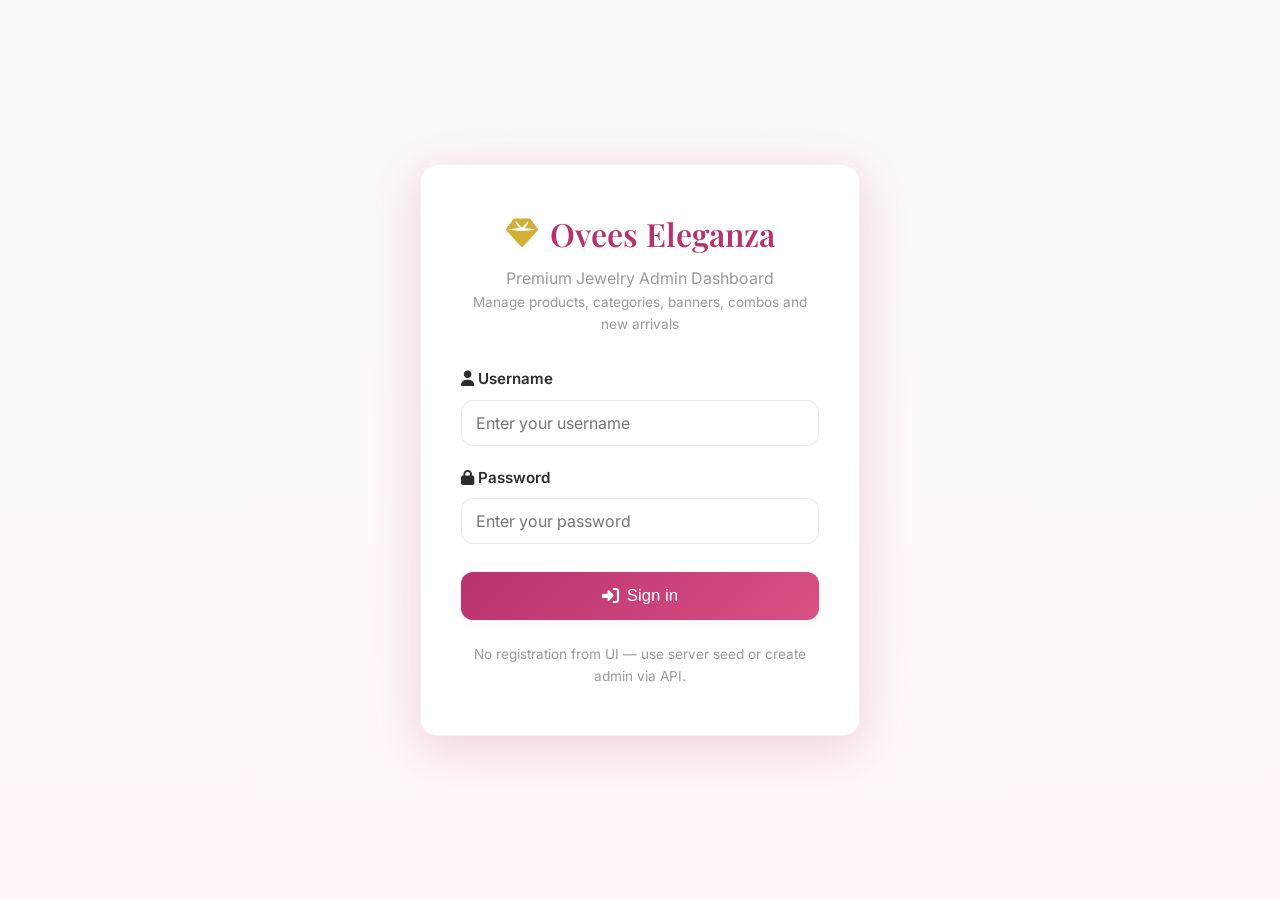
<file: templates/admin/login.html>
<!doctype html>
<html lang="en">
<head>
  <meta charset="utf-8" />
  <meta name="viewport" content="width=device-width,initial-scale=1" />
   <link rel="icon" href="/static/img/favicon.svg" type="image/svg+xml">
  <title>Ovees Eleganza Admin - Login</title>
  <link rel="stylesheet" href="/static/css/admin.css">
  <link rel="stylesheet" href="/static/css/admin_responsive.css?v=1">
  <link rel="stylesheet" href="https://cdnjs.cloudflare.com/ajax/libs/font-awesome/6.4.0/css/all.min.css">
</head>
<body class="auth-page">
  <main class="auth-card">
    <h1>
      <i class="fas fa-gem"></i>
      Ovees Eleganza
    </h1>
    <p class="muted">Premium Jewelry Admin Dashboard</p>
    <p class="muted small">Manage products, categories, banners, combos and new arrivals</p>

    <form id="loginForm">
      <div class="form-group">
        <label><i class="fas fa-user"></i> Username</label>
        <input type="text" name="username" required placeholder="Enter your username" />
      </div>
      <div class="form-group">
        <label><i class="fas fa-lock"></i> Password</label>
        <input type="password" name="password" required placeholder="Enter your password" />
      </div>
      <button type="submit" class="btn btn-primary">
        <i class="fas fa-sign-in-alt"></i> Sign in
      </button>
    </form>

    <p class="muted small mt-3">No registration from UI — use server seed or create admin via API.</p>
  </main>

  <script src="/static/js/admin_auth.js"></script>
</body>
</html>
</file>
<file: static/css/admin.css>
/* Modern Mobile-First Responsive Admin CSS for Ovees Eleganza Jewelry Admin */
@import url('https://fonts.googleapis.com/css2?family=Playfair+Display:wght@400;500;600;700&family=Inter:wght@300;400;500;600;700&display=swap');

:root {
  /* Elegant Jewelry Theme Colors */
  --primary: #b8326c;
  --primary-dark: #8b2451;
  --primary-light: #d95084;
  --secondary: #f6c9d9;
  --accent: #ffd700;
  --gold: #d4af37;
  --rose-gold: #b76e79;
  
  /* Neutrals */
  --bg: #faf8f9;
  --surface: #ffffff;
  --surface-2: #fff7f9;
  --text-primary: #2d2d2d;
  --text-secondary: #666666;
  --text-muted: #999999;
  --border: #e8e8e8;
  --border-light: #f0f0f0;
  
  /* Effects */
  --shadow-sm: 0 2px 8px rgba(184, 50, 108, 0.08);
  --shadow-md: 0 4px 16px rgba(184, 50, 108, 0.12);
  --shadow-lg: 0 8px 32px rgba(184, 50, 108, 0.16);
  --shadow-xl: 0 12px 48px rgba(184, 50, 108, 0.2);
  --gradient-primary: linear-gradient(135deg, var(--primary) 0%, var(--primary-light) 100%);
  --gradient-gold: linear-gradient(135deg, var(--gold) 0%, #ffd700 100%);
  --gradient-bg: linear-gradient(180deg, #faf8f9 0%, #fff7f9 100%);
  
  /* Dimensions */
  --radius-sm: 8px;
  --radius-md: 12px;
  --radius-lg: 16px;
  --sidebar-width: 260px;
  --topbar-height: 70px;
  --max-width: 1400px;
  
  /* Transitions */
  --transition: all 0.3s cubic-bezier(0.4, 0, 0.2, 1);
}

* {
  box-sizing: border-box;
  margin: 0;
  padding: 0;
}

body {
  font-family: 'Inter', -apple-system, BlinkMacSystemFont, 'Segoe UI', Roboto, 'Helvetica Neue', Arial, sans-serif;
  background: var(--gradient-bg);
  color: var(--text-primary);
  line-height: 1.6;
  overflow-x: hidden;
}

h1, h2, h3, h4, h5, h6 {
  font-family: 'Playfair Display', serif;
  font-weight: 600;
  line-height: 1.3;
}

/* Topbar */
.topbar {
  position: fixed;
  top: 0;
  left: 0;
  right: 0;
  height: var(--topbar-height);
  background: var(--surface);
  border-bottom: 1px solid var(--border);
  display: flex;
  align-items: center;
  justify-content: space-between;
  padding: 0 24px;
  z-index: 100;
  box-shadow: var(--shadow-sm);
  backdrop-filter: blur(10px);
}

.topbar-title {
  font-family: 'Playfair Display', serif;
  font-size: 1.5rem;
  font-weight: 700;
  color: var(--primary);
  display: flex;
  align-items: center;
  gap: 12px;
}

.topbar-title i {
  color: var(--gold);
}

.menu-toggle {
  display: none;
  background: none;
  border: none;
  font-size: 1.5rem;
  color: var(--primary);
  cursor: pointer;
  padding: 8px;
  border-radius: var(--radius-sm);
  transition: var(--transition);
}

.menu-toggle:hover {
  background: var(--surface-2);
}

.topbar-actions {
  display: flex;
  align-items: center;
  gap: 16px;
}

.user-badge {
  display: flex;
  align-items: center;
  gap: 8px;
  padding: 8px 16px;
  background: var(--gradient-primary);
  color: white;
  border-radius: 50px;
  font-size: 0.9rem;
  font-weight: 500;
}

.user-badge i {
  font-size: 1rem;
}

/* Sidebar */
.sidebar {
  position: fixed;
  left: 0;
  top: var(--topbar-height);
  bottom: 0;
  width: var(--sidebar-width);
  background: var(--surface);
  border-right: 1px solid var(--border);
  padding: 24px 0;
  display: flex;
  flex-direction: column;
  z-index: 90;
  transition: var(--transition);
  overflow-y: auto;
}

.brand {
  font-family: 'Playfair Display', serif;
  font-size: 1.5rem;
  font-weight: 700;
  color: var(--primary);
  padding: 0 24px 24px;
  border-bottom: 1px solid var(--border-light);
  display: flex;
  align-items: center;
  gap: 12px;
}

.brand i {
  color: var(--gold);
  font-size: 1.8rem;
}

.sidebar nav {
  flex: 1;
  padding: 24px 16px;
  display: flex;
  flex-direction: column;
  gap: 8px;
}

.nav-item {
  display: flex;
  align-items: center;
  gap: 12px;
  padding: 14px 16px;
  border-radius: var(--radius-md);
  text-decoration: none;
  color: var(--text-secondary);
  font-weight: 500;
  transition: var(--transition);
  cursor: pointer;
}

.nav-item i {
  font-size: 1.2rem;
  width: 24px;
  text-align: center;
}

.nav-item:hover {
  background: var(--surface-2);
  color: var(--primary);
  transform: translateX(4px);
}

.nav-item.active {
  background: var(--gradient-primary);
  color: white;
  box-shadow: var(--shadow-md);
}

.nav-item.logout {
  margin-top: auto;
  color: #e74c3c;
}

.nav-item.logout:hover {
  background: rgba(231, 76, 60, 0.1);
  color: #c0392b;
}

/* Mobile Overlay */
.mobile-overlay {
  display: none;
  position: fixed;
  top: var(--topbar-height);
  left: 0;
  right: 0;
  bottom: 0;
  background: rgba(0, 0, 0, 0.5);
  backdrop-filter: blur(4px);
  z-index: 85;
  opacity: 0;
  transition: var(--transition);
}

.mobile-overlay.active {
  opacity: 1;
}

/* Main Content */
.content {
  margin-left: var(--sidebar-width);
  margin-top: var(--topbar-height);
  padding: 32px;
  min-height: calc(100vh - var(--topbar-height));
  max-width: var(--max-width);
}

.panel {
  display: none;
  animation: fadeIn 0.4s ease;
}

.panel.active {
  display: block;
}

@keyframes fadeIn {
  from {
    opacity: 0;
    transform: translateY(10px);
  }
  to {
    opacity: 1;
    transform: translateY(0);
  }
}

.panel-header {
  display: flex;
  justify-content: space-between;
  align-items: center;
  margin-bottom: 32px;
  flex-wrap: wrap;
  gap: 16px;
}

.panel-header h2 {
  font-size: 2rem;
  color: var(--primary);
  display: flex;
  align-items: center;
  gap: 12px;
}

.panel-header h2 i {
  color: var(--gold);
}

/* Stats Grid */
.stats-grid {
  display: grid;
  grid-template-columns: repeat(auto-fit, minmax(240px, 1fr));
  gap: 24px;
  margin-bottom: 32px;
}

.stat-card {
  background: var(--surface);
  border-radius: var(--radius-lg);
  padding: 24px;
  box-shadow: var(--shadow-md);
  transition: var(--transition);
  border: 1px solid var(--border-light);
}

.stat-card:hover {
  transform: translateY(-4px);
  box-shadow: var(--shadow-lg);
}

.stat-card h3 {
  font-size: 2.5rem;
  color: var(--primary);
  margin-bottom: 8px;
  font-family: 'Inter', sans-serif;
  font-weight: 700;
}

.stat-card .muted {
  color: var(--text-secondary);
  font-size: 0.95rem;
  font-weight: 500;
}

/* Quick Actions */
.recent-activity {
  background: var(--surface);
  border-radius: var(--radius-lg);
  padding: 32px;
  box-shadow: var(--shadow-md);
  border: 1px solid var(--border-light);
}

.recent-activity h3 {
  font-size: 1.5rem;
  color: var(--primary);
  margin-bottom: 24px;
  display: flex;
  align-items: center;
  gap: 12px;
}

.quick-actions {
  display: grid;
  grid-template-columns: repeat(auto-fit, minmax(180px, 1fr));
  gap: 16px;
}

.action-card {
  background: var(--gradient-primary);
  color: white;
  border: none;
  border-radius: var(--radius-md);
  padding: 24px;
  display: flex;
  flex-direction: column;
  align-items: center;
  gap: 12px;
  cursor: pointer;
  transition: var(--transition);
  box-shadow: var(--shadow-sm);
  font-size: 1rem;
  font-weight: 600;
}

.action-card i {
  font-size: 2rem;
}

.action-card:hover {
  transform: translateY(-4px);
  box-shadow: var(--shadow-lg);
  background: var(--gradient-gold);
}

/* Search Bar */
.search-bar {
  position: relative;
  margin-bottom: 24px;
}

.search-bar i {
  position: absolute;
  left: 16px;
  top: 50%;
  transform: translateY(-50%);
  color: var(--text-muted);
  font-size: 1.1rem;
}

.search-bar input {
  width: 100%;
  padding: 14px 16px 14px 48px;
  border: 1px solid var(--border);
  border-radius: var(--radius-md);
  font-size: 1rem;
  background: var(--surface);
  transition: var(--transition);
}

.search-bar input:focus {
  outline: none;
  border-color: var(--primary);
  box-shadow: 0 0 0 3px rgba(184, 50, 108, 0.1);
}

/* Items Grid */
.items-grid {
  display: grid;
  grid-template-columns: repeat(auto-fill, minmax(320px, 1fr));
  gap: 24px;
}

.item-card {
  background: var(--surface);
  border-radius: var(--radius-lg);
  overflow: hidden;
  box-shadow: var(--shadow-md);
  transition: var(--transition);
  border: 1px solid var(--border-light);
  display: flex;
  flex-direction: column;
}

.item-card:hover {
  transform: translateY(-4px);
  box-shadow: var(--shadow-lg);
}

.item-image {
  width: 100%;
  height: 220px;
  object-fit: cover;
  background: var(--surface-2);
  display: block;
  flex-shrink: 0;
}

.item-content {
  padding: 20px;
  flex: 1;
  display: flex;
  flex-direction: column;
}

.item-title {
  font-size: 1.2rem;
  font-weight: 600;
  color: var(--text-primary);
  margin-bottom: 8px;
  overflow: hidden;
  text-overflow: ellipsis;
  display: -webkit-box;
  -webkit-line-clamp: 2;
  -webkit-box-orient: vertical;
  /* Add the non-prefixed property for broader compatibility where supported */
  line-clamp: 2;
}

.item-meta {
  color: var(--text-secondary);
  font-size: 0.9rem;
  margin-bottom: 16px;
  flex: 1;
  display: flex;
  flex-direction: column;
  gap: 4px;
}

.item-actions {
  display: flex;
  gap: 8px;
  flex-wrap: wrap;
  margin-top: auto;
}

/* Buttons */
.btn {
  padding: 10px 20px;
  border-radius: var(--radius-md);
  border: 1px solid var(--border);
  background: var(--surface);
  color: var(--text-primary);
  font-weight: 500;
  cursor: pointer;
  transition: var(--transition);
  display: inline-flex;
  align-items: center;
  gap: 8px;
  font-size: 0.95rem;
}

.btn:hover {
  background: var(--surface-2);
  transform: translateY(-2px);
}

.btn-primary {
  background: var(--gradient-primary);
  color: white;
  border: none;
  box-shadow: var(--shadow-sm);
}

.btn-primary:hover {
  box-shadow: var(--shadow-md);
  transform: translateY(-2px);
}

.btn-danger {
  background: #e74c3c;
  color: white;
  border: none;
}

.btn-danger:hover {
  background: #c0392b;
}

.btn-success {
  background: #27ae60;
  color: white;
  border: none;
}

.btn-success:hover {
  background: #229954;
}

/* Modal */
.modal-container {
  display: none;
  position: fixed;
  top: 0;
  left: 0;
  right: 0;
  bottom: 0;
  background: rgba(0, 0, 0, 0.6);
  backdrop-filter: blur(8px);
  z-index: 200;
  align-items: center;
  justify-content: center;
  padding: 20px;
  animation: fadeIn 0.3s ease;
}

.modal-container.active {
  display: flex;
}

.modal-content {
  background: var(--surface);
  border-radius: var(--radius-lg);
  max-width: 800px;
  width: 100%;
  max-height: 90vh;
  overflow: hidden;
  box-shadow: var(--shadow-xl);
  animation: slideUp 0.4s ease;
}

@keyframes slideUp {
  from {
    transform: translateY(50px);
    opacity: 0;
  }
  to {
    transform: translateY(0);
    opacity: 1;
  }
}

.modal-header {
  padding: 24px;
  border-bottom: 1px solid var(--border);
  display: flex;
  justify-content: space-between;
  align-items: center;
  background: var(--gradient-primary);
  color: white;
}

.modal-header h3 {
  font-size: 1.5rem;
  color: white;
  display: flex;
  align-items: center;
  gap: 12px;
}

.modal-close {
  background: none;
  border: none;
  color: white;
  font-size: 1.5rem;
  cursor: pointer;
  padding: 8px;
  border-radius: var(--radius-sm);
  transition: var(--transition);
}

.modal-close:hover {
  background: rgba(255, 255, 255, 0.2);
}

.modal-body {
  padding: 32px;
  overflow-y: auto;
  max-height: calc(90vh - 100px);
}

/* Form Styles */
.form-group {
  margin-bottom: 24px;
}

.form-group label {
  display: block;
  font-weight: 600;
  color: var(--text-primary);
  margin-bottom: 8px;
  font-size: 0.95rem;
}

.form-group input,
.form-group select,
.form-group textarea {
  width: 100%;
  padding: 12px 16px;
  border: 1px solid var(--border);
  border-radius: var(--radius-md);
  font-size: 1rem;
  font-family: inherit;
  background: var(--surface);
  transition: var(--transition);
}

.form-group input[type="file"] {
  padding: 10px;
  border: 2px dashed var(--border);
  background: var(--surface-2);
  cursor: pointer;
}

.form-group input[type="file"]:hover {
  border-color: var(--primary);
  background: var(--surface);
}

.form-group input:focus,
.form-group select:focus,
.form-group textarea:focus {
  outline: none;
  border-color: var(--primary);
  box-shadow: 0 0 0 3px rgba(184, 50, 108, 0.1);
}

.form-group textarea {
  resize: vertical;
  min-height: 100px;
}

.image-preview-container {
  display: grid;
  grid-template-columns: repeat(auto-fill, minmax(120px, 1fr));
  gap: 12px;
  margin-top: 12px;
}

.image-preview {
  position: relative;
  width: 100%;
  height: 120px;
  border-radius: var(--radius-sm);
  overflow: hidden;
  border: 2px solid var(--border);
}

.image-preview img {
  width: 100%;
  height: 100%;
  object-fit: cover;
}

.image-preview-remove {
  position: absolute;
  top: 4px;
  right: 4px;
  background: rgba(231, 76, 60, 0.9);
  color: white;
  border: none;
  border-radius: 50%;
  width: 28px;
  height: 28px;
  display: flex;
  align-items: center;
  justify-content: center;
  cursor: pointer;
  font-size: 14px;
  transition: var(--transition);
}

.image-preview-remove:hover {
  background: #c0392b;
}

.form-row {
  display: grid;
  grid-template-columns: repeat(auto-fit, minmax(200px, 1fr));
  gap: 16px;
}

.form-actions {
  display: flex;
  gap: 12px;
  justify-content: flex-end;
  margin-top: 32px;
  padding-top: 24px;
  border-top: 1px solid var(--border-light);
}

/* Settings Card */
.settings-card {
  background: var(--surface);
  border-radius: var(--radius-lg);
  padding: 32px;
  box-shadow: var(--shadow-md);
  border: 1px solid var(--border-light);
}

/* Auth Page */
.auth-page {
  display: flex;
  align-items: center;
  justify-content: center;
  min-height: 100vh;
  background: var(--gradient-bg);
  padding: 20px;
}

.auth-card {
  background: var(--surface);
  border-radius: var(--radius-lg);
  padding: 48px 40px;
  width: 100%;
  max-width: 440px;
  box-shadow: var(--shadow-xl);
  border: 1px solid var(--border-light);
  text-align: center;
}

.auth-card h1 {
  font-size: 2rem;
  color: var(--primary);
  margin-bottom: 12px;
  display: flex;
  align-items: center;
  justify-content: center;
  gap: 12px;
}

.auth-card h1 i {
  color: var(--gold);
}

.auth-card form {
  margin-top: 32px;
  text-align: left;
}

.auth-card .form-group {
  margin-bottom: 20px;
}

.auth-card .btn-primary {
  width: 100%;
  padding: 14px;
  font-size: 1.05rem;
  margin-top: 8px;
}

.muted {
  color: var(--text-muted);
}

.small {
  font-size: 0.85rem;
}

/* Responsive Design */
@media (max-width: 1024px) {
  .sidebar {
    width: 220px;
  }
  
  .content {
    margin-left: 220px;
  }
  
  .items-grid {
    grid-template-columns: repeat(auto-fill, minmax(280px, 1fr));
  }
}

@media (max-width: 768px) {
  .menu-toggle {
    display: block;
  }
  
  .topbar-title {
    font-size: 1.2rem;
  }
  
  .user-badge span {
    display: none;
  }
  
  .sidebar {
    transform: translateX(-100%);
  }
  
  .sidebar.open {
    transform: translateX(0);
  }
  
  .mobile-overlay {
    display: block;
  }
  
  .mobile-overlay.active {
    display: block;
  }
  
  .content {
    margin-left: 0;
    padding: 20px;
  }
  
  .panel-header {
    flex-direction: column;
    align-items: flex-start;
  }
  
  .panel-header h2 {
    font-size: 1.5rem;
  }
  
  .stats-grid {
    grid-template-columns: repeat(auto-fit, minmax(150px, 1fr));
    gap: 16px;
  }
  
  .stat-card h3 {
    font-size: 2rem;
  }
  
  .quick-actions {
    grid-template-columns: repeat(auto-fit, minmax(140px, 1fr));
  }
  
  .items-grid {
    grid-template-columns: 1fr;
    gap: 16px;
  }
  
  .item-image {
    height: 200px;
  }
  
  .form-row {
    grid-template-columns: 1fr;
  }
  
  .modal-content {
    margin: 10px;
    max-width: calc(100vw - 20px);
  }
  
  .modal-body {
    padding: 20px;
  }
  
  .image-preview-container {
    grid-template-columns: repeat(auto-fill, minmax(100px, 1fr));
  }
  
  .image-preview {
    height: 100px;
  }
}

@media (max-width: 480px) {
  :root {
    --topbar-height: 60px;
  }
  
  .topbar {
    padding: 0 16px;
  }
  
  .topbar-title {
    font-size: 1rem;
  }
  
  .content {
    padding: 16px;
  }
  
  .stats-grid {
    grid-template-columns: 1fr;
  }
  
  .action-card {
    padding: 20px;
  }
  
  .auth-card {
    padding: 32px 24px;
  }
}

/* Utility Classes */
.text-center {
  text-align: center;
}

.mt-1 { margin-top: 8px; }
.mt-2 { margin-top: 16px; }
.mt-3 { margin-top: 24px; }
.mt-4 { margin-top: 32px; }

.mb-1 { margin-bottom: 8px; }
.mb-2 { margin-bottom: 16px; }
.mb-3 { margin-bottom: 24px; }
.mb-4 { margin-bottom: 32px; }

.p-1 { padding: 8px; }
.p-2 { padding: 16px; }
.p-3 { padding: 24px; }
.p-4 { padding: 32px; }

.badge {
  display: inline-block;
  padding: 4px 12px;
  border-radius: 50px;
  font-size: 0.85rem;
  font-weight: 500;
}

.badge-success {
  background: rgba(39, 174, 96, 0.1);
  color: #27ae60;
}

.badge-danger {
  background: rgba(231, 76, 60, 0.1);
  color: #e74c3c;
}

.badge-warning {
  background: rgba(243, 156, 18, 0.1);
  color: #f39c12;
}

.badge-primary {
  background: rgba(184, 50, 108, 0.1);
  color: var(--primary);
}

/* Defensive image rules: ensure images inside lists, previews and banners
   never overflow the viewport and behave as thumbnails. This covers cases
   where images are rendered without the expected helper class. */
.items-grid img,
.items-grid .item-image,
.image-preview img,
#bannersList img,
#productsList img {
  max-width: 100%;
  display: block;
  height: auto;
  max-height: 220px;
  object-fit: cover;
}

/* Ensure modal images scale down to fit dialog */
.modal-body img,
.modal-content img {
  max-width: 100%;
  height: auto;
  display: block;
}

/* Pagination controls */
.pagination-container {
  display: flex;
  justify-content: center;
  gap: 8px;
  margin-top: 12px;
}

.pagination-button {
  padding: 8px 12px;
  border-radius: 8px;
  border: 1px solid var(--border);
  background: var(--surface);
  cursor: pointer;
  transition: var(--transition);
}

.pagination-button:hover {
  transform: translateY(-2px);
}

.pagination-button.active {
  background: var(--gradient-primary);
  color: white;
  border: none;
}

/* Strong override to ensure thumbnails never expand due to other styles */
.items-grid > .item-card img.item-image,
.items-grid img {
  width: 100% !important;
  height: 220px !important;
  max-height: 220px !important;
  object-fit: cover !important;
  display: block !important;
}
</file>
<file: static/css/admin_responsive.css>
/* Responsive overrides for admin dashboard - mobile friendly adjustments */
/* Mobile-first: make the sidebar collapsible, increase touch targets, and make modals fullscreen on small devices */

/* Ensure buttons and interactive elements are touch-friendly */
.btn, .action-card, .nav-item {
  -webkit-tap-highlight-color: rgba(0,0,0,0.05);
}

.btn, .action-card {
  min-height: 44px;
  padding: 10px 14px;
  font-size: 1rem;
  display: inline-flex;
  align-items: center;
  justify-content: center;
  gap: 8px;
}

.nav-item {
  padding: 12px 16px;
  min-height: 48px;
}

/* Make form inputs full width and easier to tap */
.form-group input[type="text"],
.form-group input[type="password"],
.form-group input[type="number"],
.form-group textarea,
.form-group select,
.search-bar input {
  width: 100% !important;
  font-size: 1rem;
  padding: 12px 14px !important;
}

.image-preview img { max-width: 100%; height: auto; display:block; }
.image-preview-container { display:flex; gap:8px; flex-wrap:wrap; }

/* Ensure search icon doesn't overlap placeholder on small screens */
.search-bar i { pointer-events: none; }
.search-bar input { padding-left: 56px !important; }

/* Modal: fullscreen on small screens so forms are easy to use */
.modal-container .modal-content {
  max-width: 720px;
}

@media (max-width: 900px) {
  /* Show menu toggle on smaller screens */
  .menu-toggle {
    display: inline-flex !important;
    align-items: center;
    justify-content: center;
  }

  /* Make topbar slightly smaller and compact */
  .topbar { padding: 0 12px; height: 64px; }
  .topbar-title { font-size: 1.05rem; }

  /* Sidebar becomes overlay drawer */
  .sidebar {
    width: 80%;
    max-width: 320px;
    transform: translateX(-110%);
    transition: transform 0.28s ease;
    top: var(--topbar-height);
    height: calc(100% - var(--topbar-height));
    z-index: 200;
  }

  .sidebar.open {
    transform: translateX(0);
    box-shadow: var(--shadow-lg);
  }

  .mobile-overlay { display: block; }

  .content {
    margin-left: 0 !important;
    margin-top: var(--topbar-height);
    padding: 16px;
  }

  /* Controls row (filters / selects) should stack on small screens to avoid horizontal overflow */
  .controls-row {
    flex-direction: column !important;
    align-items: stretch !important;
    gap: 12px !important;
  }
  .controls-row select {
    width: 100% !important;
    min-width: auto !important;
  }

  /* Make grid items stack more vertically on small screens */
  .items-grid { display: grid; grid-template-columns: repeat(auto-fit, minmax(220px, 1fr)); gap: 12px; }
  .item-card { padding: 12px; }

  /* Modal fullscreen behavior on small devices */
  .modal-container .modal-content {
    width: 100% !important;
    height: 100% !important;
    border-radius: 0 !important;
    margin: 0 !important;
    max-width: none !important;
  }
  .modal-container .modal-body { padding: 16px; overflow-y: auto; }
}

/* Further tighten form grid on very small screens to avoid any horizontal overflow */
@media (max-width: 480px) {
  .form-row {
    grid-template-columns: 1fr !important;
    gap: 12px !important;
  }
  .form-actions { justify-content: center !important; }
  /* make any large selects or inputs wrap to full width */
  .controls-row select, .controls-row label { width: 100% !important; }
}

@media (max-width: 480px) {
  .panel-header h2 { font-size: 1.1rem; }
  .stat-card h3 { font-size: 1.6rem; }
  .action-card { padding: 14px; }
  .user-badge { padding: 6px 10px; font-size: 0.85rem; }
  .brand { padding: 0 16px 16px; }
}

/* Make mobile overlay clickable area larger and ensure it shows only when active */
.mobile-overlay { opacity: 0; pointer-events: none; }
.mobile-overlay.active { opacity: 1; pointer-events: auto; }

/* Accessibility: focus states for keyboard use */
.nav-item:focus, .btn:focus, .action-card:focus {
  outline: 3px solid rgba(184,50,108,0.14);
  outline-offset: 2px;
}

/* Keep topbar elements aligned and wrap if needed */
.topbar-actions { gap: 8px; }

/* Ensure pagination buttons are large enough to tap on mobile */
.pagination-button { padding: 10px 12px; min-height:44px; }
</file>
